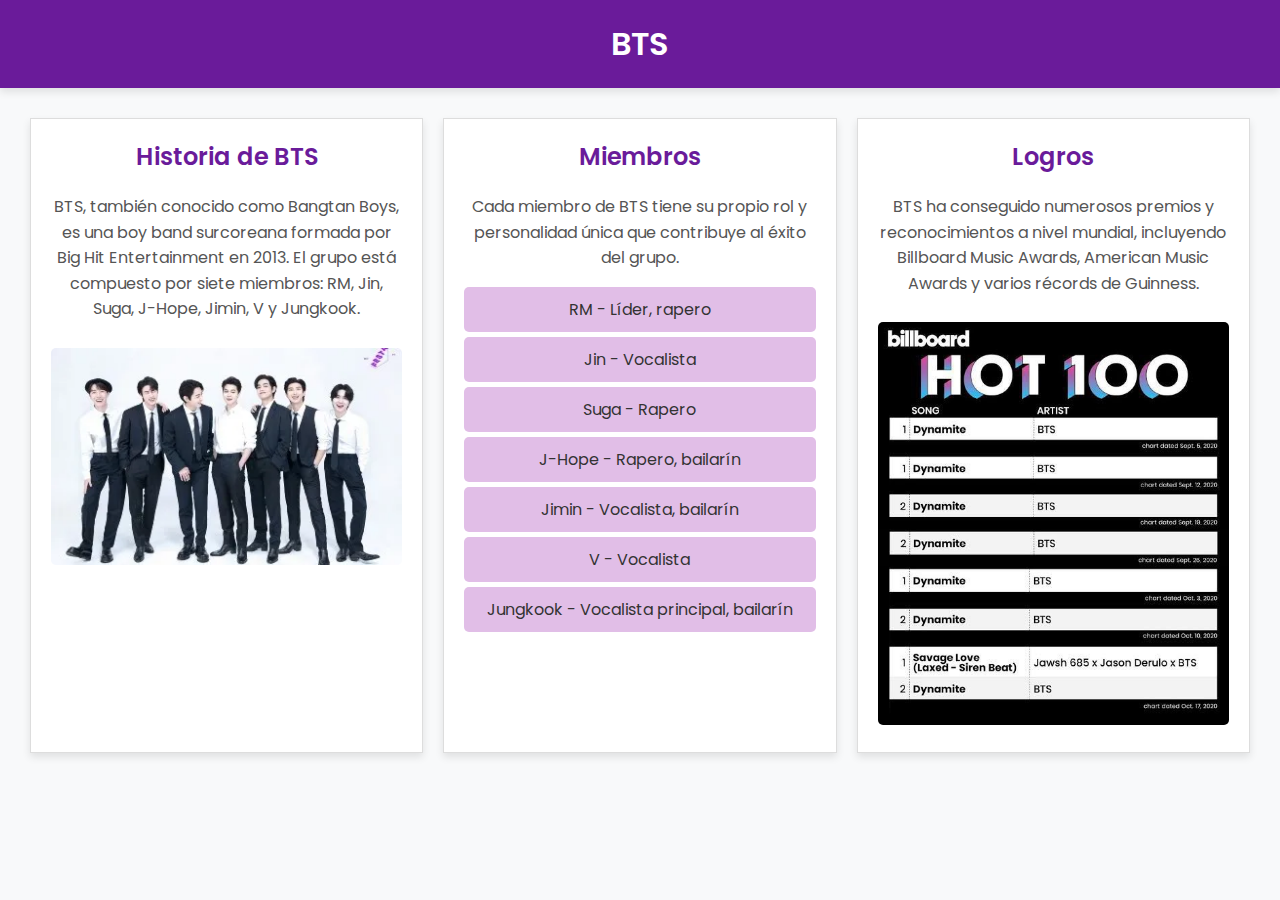
<file: column drop/index.html>
<!DOCTYPE html>
<html lang="es">
<head>
    <meta charset="UTF-8">
    <meta name="viewport" content="width=device-width, initial-scale=1.0">
    <title>BTS - Página Informativa</title>
    <link rel="stylesheet" href="styles.css">
    <link href="https://fonts.googleapis.com/css2?family=Poppins:wght@300;400;600&display=swap" rel="stylesheet">
</head>
<body>
    <header>
        <h1> BTS</h1>
    </header>
    <div class="container">
        <div class="column">
            <h2>Historia de BTS</h2>
            <p>BTS, también conocido como Bangtan Boys, es una boy band surcoreana formada por Big Hit Entertainment en 2013. El grupo está compuesto por siete miembros: RM, Jin, Suga, J-Hope, Jimin, V y Jungkook.</p>
            <img src="historia.jpg" alt="Historia de BTS">
        </div>
        <div class="column">
            <h2>Miembros</h2>
            <p>Cada miembro de BTS tiene su propio rol y personalidad única que contribuye al éxito del grupo.</p>
            <ul>
                <li>RM - Líder, rapero</li>
                <li>Jin - Vocalista</li>
                <li>Suga - Rapero</li>
                <li>J-Hope - Rapero, bailarín</li>
                <li>Jimin - Vocalista, bailarín</li>
                <li>V - Vocalista</li>
                <li>Jungkook - Vocalista principal, bailarín</li>
            </ul>
           
        </div>
        <div class="column">
            <h2>Logros</h2>
            <p>BTS ha conseguido numerosos premios y reconocimientos a nivel mundial, incluyendo Billboard Music Awards, American Music Awards y varios récords de Guinness.</p>
            <img src="logros.jpg" alt="Logros de BTS">
        </div>
    </div>
</body>
</html>
</file>
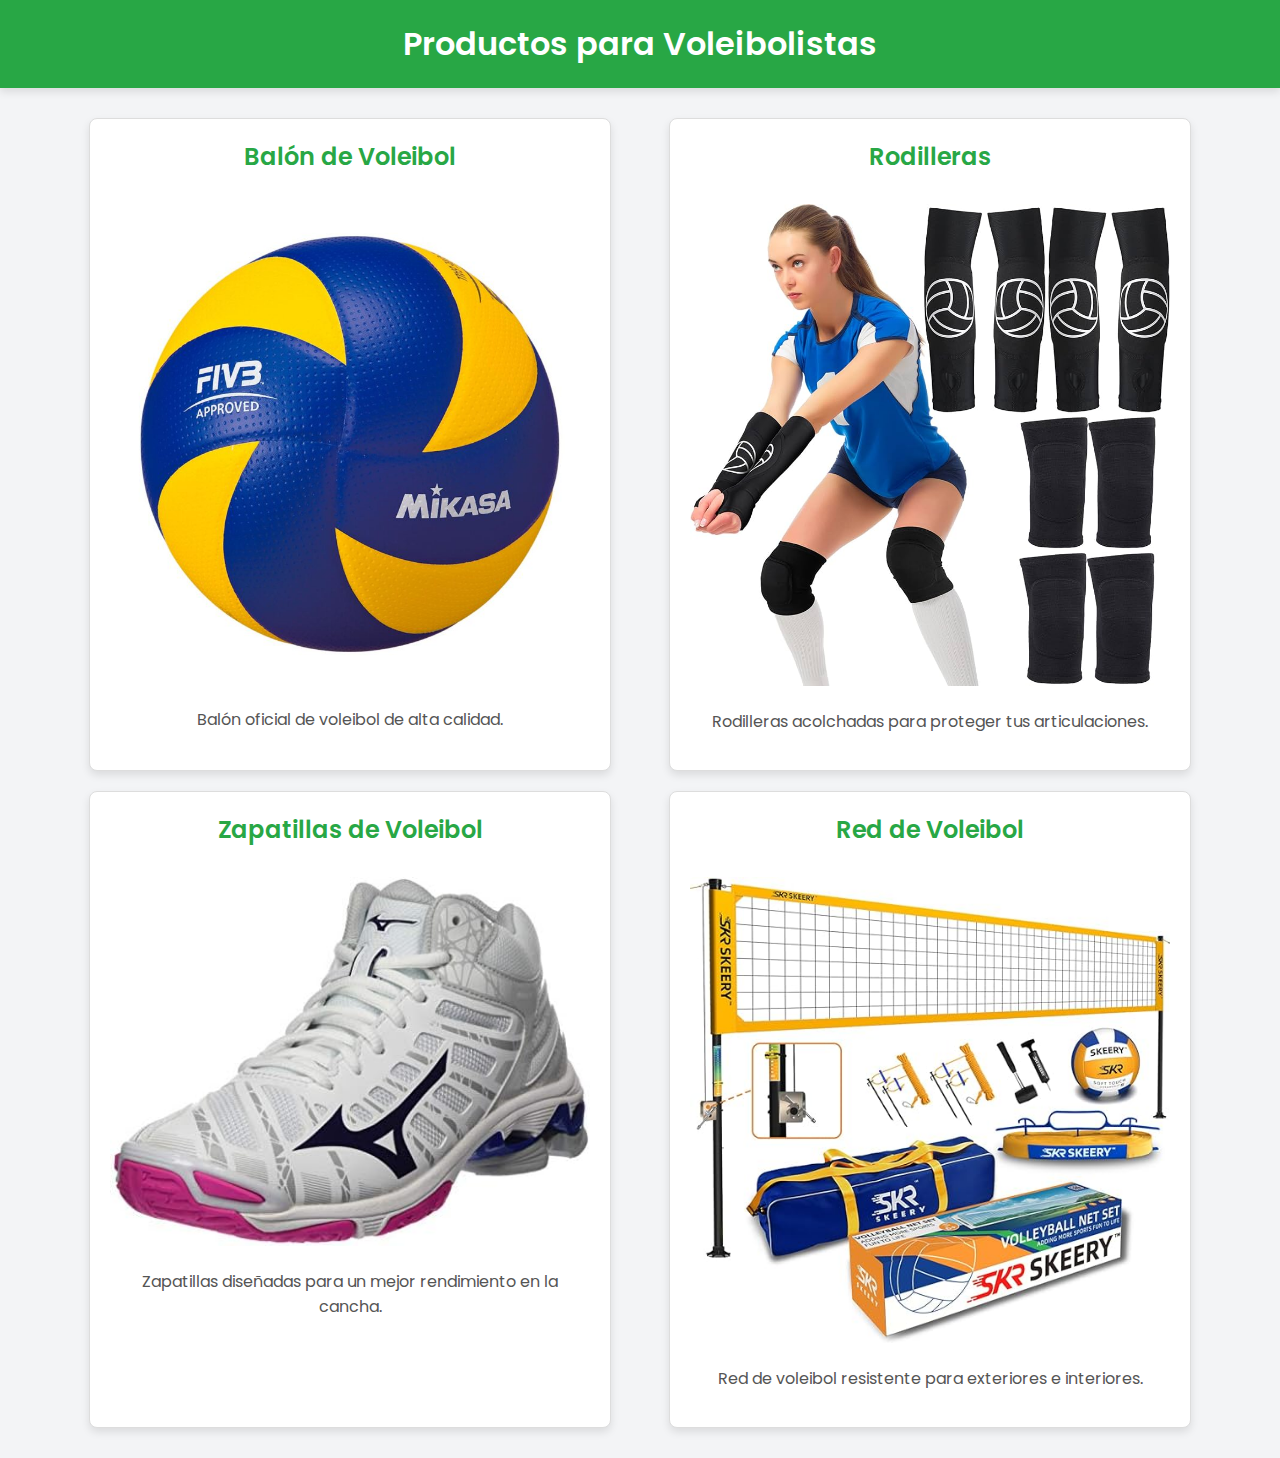
<file: Layout Shifter/index.html>
<!DOCTYPE html>
<html lang="es">
<head>
    <meta charset="UTF-8">
    <meta name="viewport" content="width=device-width, initial-scale=1.0">
    <title>Productos para Voleibolistas</title>
    <link rel="stylesheet" href="products.css">
    <link href="https://fonts.googleapis.com/css2?family=Poppins:wght@300;400;600&display=swap" rel="stylesheet">
</head>
<body>
    <header>
        <h1>Productos para Voleibolistas</h1>
    </header>
    <div class="products-container">
        <div class="product">
            <h2>Balón de Voleibol</h2>
            <img src="balon-voleibol.jpg" alt="Balón de Voleibol">
            <p>Balón oficial de voleibol de alta calidad.</p>
        </div>
        <div class="product">
            <h2>Rodilleras</h2>
            <img src="rodilleras.jpg" alt="Rodilleras">
            <p>Rodilleras acolchadas para proteger tus articulaciones.</p>
        </div>
        <div class="product">
            <h2>Zapatillas de Voleibol</h2>
            <img src="zapatillas-voleibol.jpg" alt="Zapatillas de Voleibol">
            <p>Zapatillas diseñadas para un mejor rendimiento en la cancha.</p>
        </div>
        <div class="product">
            <h2>Red de Voleibol</h2>
            <img src="red-voleibol.jpg" alt="Red de Voleibol">
            <p>Red de voleibol resistente para exteriores e interiores.</p>
        </div>
    </div>
</body>
</html>
</file>
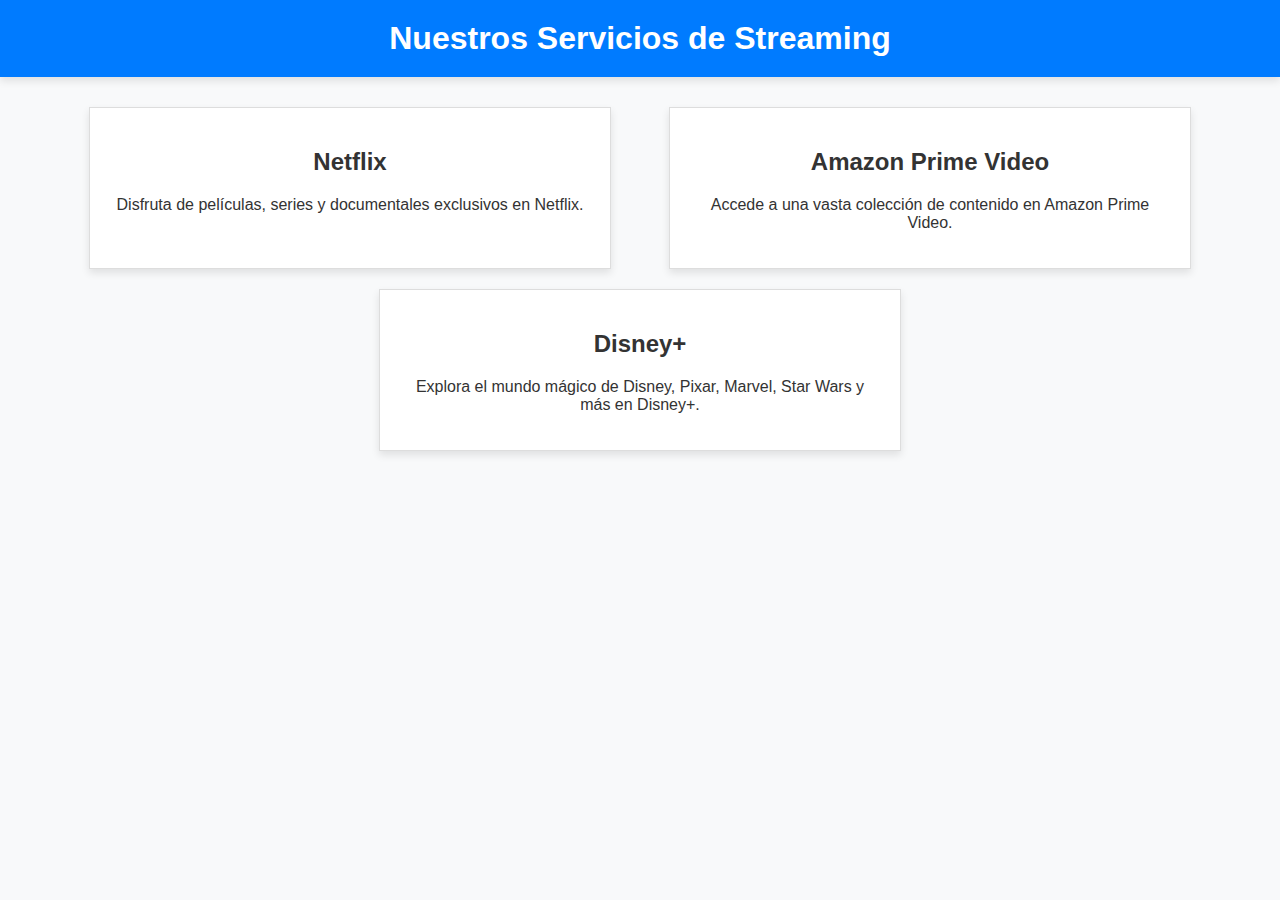
<file: Mostly Fluid/index.html>
<!DOCTYPE html>
<html lang="es">
<head>
    <meta charset="UTF-8">
    <meta name="viewport" content="width=device-width, initial-scale=1.0">
    <title>Servicios de Streaming</title>
    <link rel="stylesheet" href="services.css">
    <link href="https://fonts.googleapis.com/css2?family=Poppins:wght@300;400;600&display=swap" rel="stylesheet">
</head>
<body>
    <header>
        <h1>Nuestros Servicios de Streaming</h1>
    </header>
    <div class="services-container">
        <div class="service">
            <h2>Netflix</h2>
            <p>Disfruta de películas, series y documentales exclusivos en Netflix.</p>
        </div>
        <div class="service">
            <h2>Amazon Prime Video</h2>
            <p>Accede a una vasta colección de contenido en Amazon Prime Video.</p>
        </div>
        <div class="service">
            <h2>Disney+</h2>
            <p>Explora el mundo mágico de Disney, Pixar, Marvel, Star Wars y más en Disney+.</p>
        </div>
    </div>
</body>
</html>
</file>
<file: column drop/styles.css>
/* styles.css */

body {
    font-family: 'Poppins', sans-serif;
    margin: 0;
    padding: 0;
    background-color: #f8f9fa;
    color: #333;
}

header {
    background-color: #6a1b9a;
    color: #fff;
    padding: 20px;
    text-align: center;
    box-shadow: 0 4px 8px rgba(0, 0, 0, 0.1);
}

header h1 {
    margin: 0;
    font-weight: 600;
}

.container {
    display: flex;
    flex-wrap: wrap;
    justify-content: space-around;
    padding: 20px;
}

.column {
    background-color: #fff;
    border: 1px solid #ddd;
    box-sizing: border-box;
    flex: 1;
    margin: 10px;
    padding: 20px;
    text-align: center;
    box-shadow: 0 4px 8px rgba(0, 0, 0, 0.1);
    transition: transform 0.3s ease, box-shadow 0.3s ease;
}

.column:hover {
    transform: translateY(-10px);
    box-shadow: 0 8px 16px rgba(0, 0, 0, 0.2);
}

.column h2 {
    color: #6a1b9a;
    font-weight: 600;
    margin-top: 0;
}

.column p {
    line-height: 1.6;
    color: #555;
}

.column ul {
    list-style: none;
    padding: 0;
}

.column ul li {
    background-color: #e1bee7;
    margin: 5px 0;
    padding: 10px;
    border-radius: 5px;
}

.column img {
    max-width: 100%;
    height: auto;
    margin-top: 10px;
    border-radius: 5px;
}

/* Media Query para pantallas pequeñas */
@media (max-width: 768px) {
    .column {
        flex: 100%;
        max-width: 100%;
    }
}
</file>
<file: Layout Shifter/products.css>
/* products.css */

body {
    font-family: 'Poppins', sans-serif;
    margin: 0;
    padding: 0;
    background-color: #f3f4f6;
    color: #333;
    display: flex;
    flex-direction: column;
    align-items: center;
}

header {
    background-color: #28a745; /* Verde */
    color: #fff;
    width: 100%;
    padding: 20px 0;
    text-align: center;
    box-shadow: 0 4px 8px rgba(0, 0, 0, 0.1);
}

header h1 {
    margin: 0;
    font-weight: 600;
}

.products-container {
    display: flex;
    flex-wrap: wrap;
    justify-content: space-around;
    max-width: 1200px;
    width: 100%;
    padding: 20px;
    box-sizing: border-box;
}

.product {
    background-color: #fff;
    border: 1px solid #ddd;
    box-sizing: border-box;
    margin: 10px;
    padding: 20px;
    flex: 0 1 45%;
    text-align: center;
    box-shadow: 0 4px 8px rgba(0, 0, 0, 0.1);
    transition: transform 0.3s ease, box-shadow 0.3s ease;
    border-radius: 8px;
}

.product:hover {
    transform: translateY(-10px);
    box-shadow: 0 8px 16px rgba(0, 0, 0, 0.2);
}

.product h2 {
    color: #28a745; /* Verde */
    font-weight: 600;
    margin-top: 0;
}

.product img {
    max-width: 100%;
    height: auto;
    border-radius: 5px;
    margin-top: 10px;
}

.product p {
    line-height: 1.6;
    color: #555;
}

/* Media Query para pantallas pequeñas */
@media (max-width: 768px) {
    .product {
        flex: 0 1 100%;
    }
}
</file>
<file: Mostly Fluid/services.css>
/* services.css */

body {
    font-family: Arial, sans-serif;
    margin: 0;
    padding: 0;
    background-color: #f8f9fa;
    color: #333;
    display: flex;
    flex-direction: column;
    align-items: center;
}

header {
    background-color: #007bff;
    color: #fff;
    width: 100%;
    padding: 20px 0;
    text-align: center;
    box-shadow: 0 4px 8px rgba(0, 0, 0, 0.1);
}

header h1 {
    margin: 0;
}

.services-container {
    display: flex;
    flex-wrap: wrap;
    justify-content: space-around;
    max-width: 1200px;
    min-width: 300px;
    width: 100%;
    padding: 20px;
    box-sizing: border-box;
}

.service {
    background-color: #fff;
    border: 1px solid #ddd;
    box-sizing: border-box;
    margin: 10px;
    padding: 20px;
    flex: 0 1 45%;
    text-align: center;
    box-shadow: 0 4px 8px rgba(0, 0, 0, 0.1);
    transition: transform 0.3s ease, box-shadow 0.3s ease;
}

.service:hover {
    transform: translateY(-10px);
    box-shadow: 0 8px 16px rgba(0, 0, 0, 0.2);
}

/* Media Query para pantallas pequeñas */
@media (max-width: 768px) {
    .service {
        flex: 0 1 100%;
    }
}
</file>
